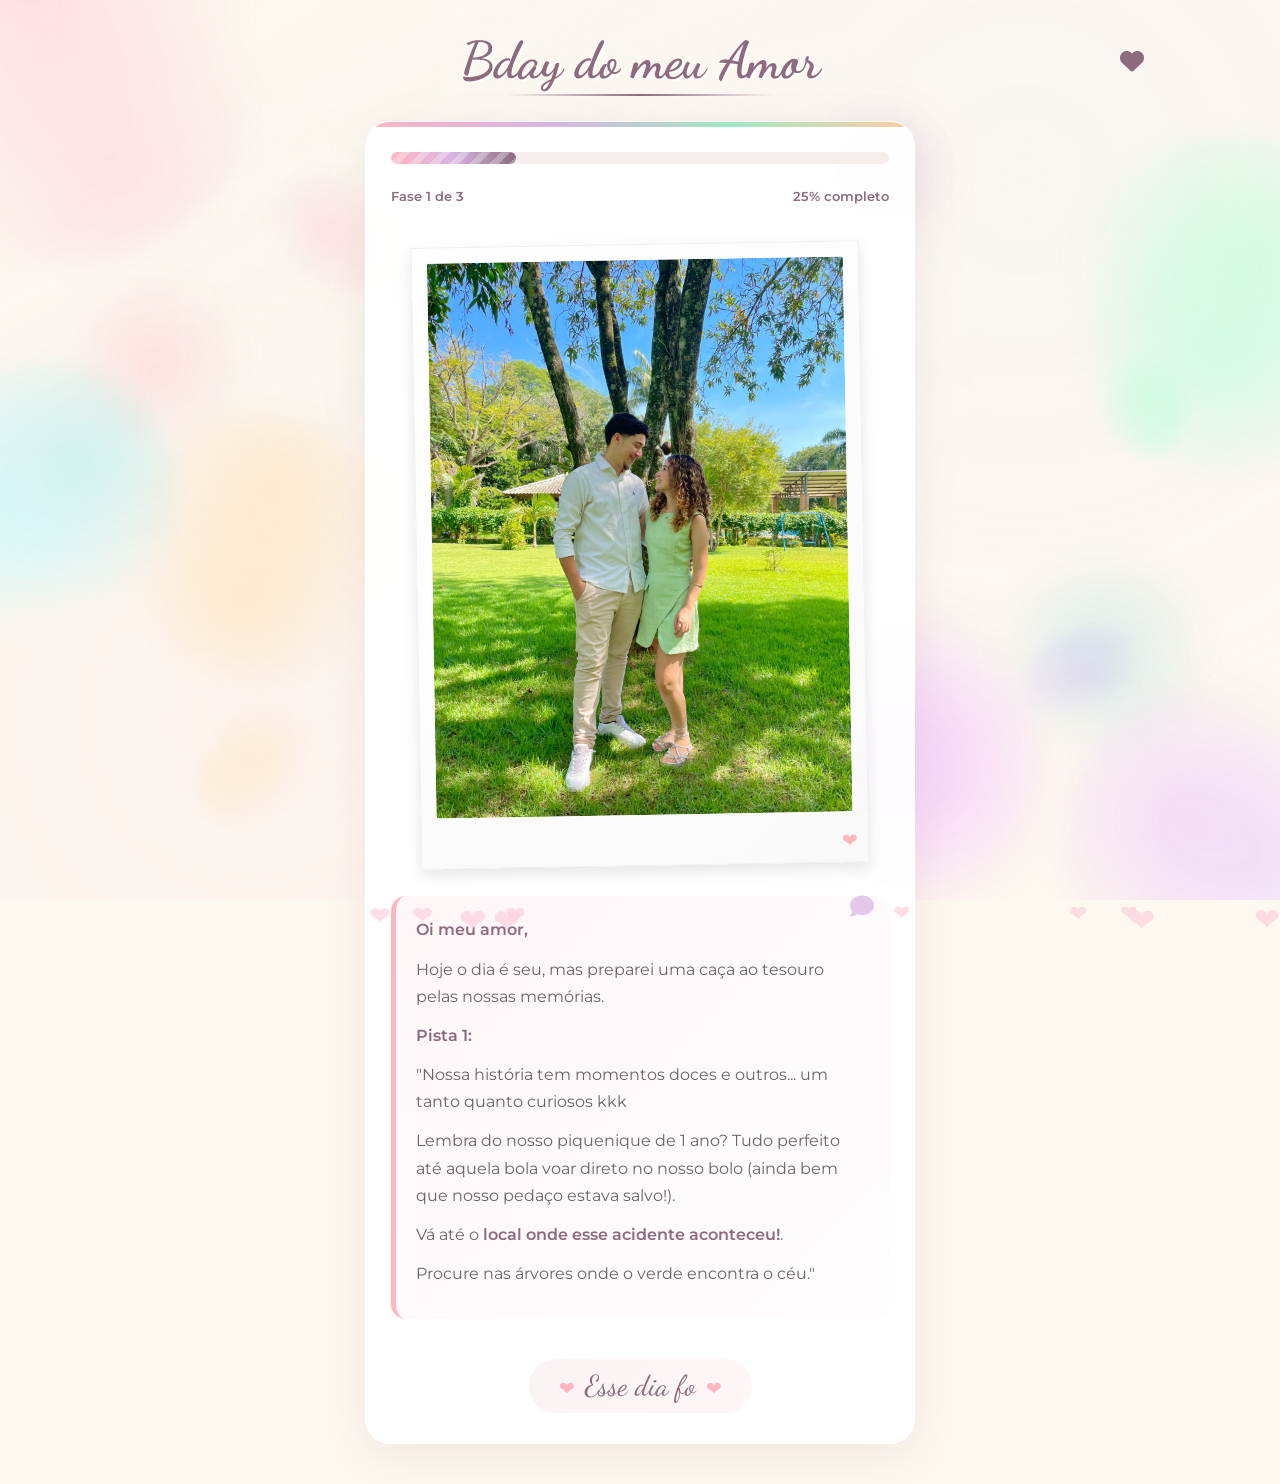
<file: index.html>
<!DOCTYPE html>
<html lang="pt-br">
<head>
    <meta charset="UTF-8">
    <meta name="viewport" content="width=device-width, initial-scale=1.0, maximum-scale=5.0">
    <title>Início da Jornada - Caça ao Tesouro do Amor</title>
    <link rel="stylesheet" href="https://cdnjs.cloudflare.com/ajax/libs/font-awesome/6.4.0/css/all.min.css">
    <link rel="stylesheet" href="style.css">
</head>
<body>
<div class="watercolor-background">
    <div class="watercolor-flower watercolor-flower-1"></div>
    <div class="watercolor-flower watercolor-flower-2"></div>
    <div class="watercolor-flower watercolor-flower-3"></div>
    <div class="watercolor-flower watercolor-flower-4"></div>
    <div class="watercolor-flower watercolor-flower-5"></div>
    <div class="watercolor-flower watercolor-flower-6"></div>
    
    <!-- Pétalas adicionais -->
    <div class="watercolor-petal petal-1"></div>
    <div class="watercolor-petal petal-2"></div>
    <div class="watercolor-petal petal-3"></div>
    <div class="watercolor-petal petal-4"></div>
    
    <!-- Manchas adicionais para mais cobertura -->
    <div class="watercolor-blot blot-1"></div>
    <div class="watercolor-blot blot-2"></div>
    <div class="watercolor-blot blot-3"></div>
</div>
    
    <header>
        <h1>Bday do meu Amor</h1>
        <div class="heart-icon">
            <i class="fas fa-heart"></i>
        </div>
    </header>
    
    <div class="container">
        <div class="progress-container">
            <div class="progress-bar" id="progressBar"></div>
        </div>
        <div class="progress-text">
            <span>Fase 1 de 3</span>
            <span>25% completo</span>
        </div>

        <div class="polaroid">
            <img src="img/foto1.jpeg" alt="Nós dois"> 
        </div>

        <div class="riddle">
            <p><strong>Oi meu amor,</strong></p>
            <p>Hoje o dia é seu, mas preparei uma caça ao tesouro pelas nossas memórias.</p>
            <p><strong>Pista 1:</strong></p>
            <p>"Nossa história tem momentos doces e outros... um tanto quanto curiosos kkk</p>
            <p>Lembra do nosso piquenique de 1 ano? Tudo perfeito até aquela bola voar direto no nosso bolo (ainda bem que nosso pedaço estava salvo!).</p>
            <p>Vá até o <strong>local onde esse acidente aconteceu!</strong>.</p>
            <p>Procure nas árvores onde o verde encontra o céu."</p>
        </div>

        <p class="love-note">Esse dia foi louco kkk, a minha vontade era bicudar aquela bola pra lua 😅!</p>
    <script src="script.js"></script>
</body>
</html>
</file>
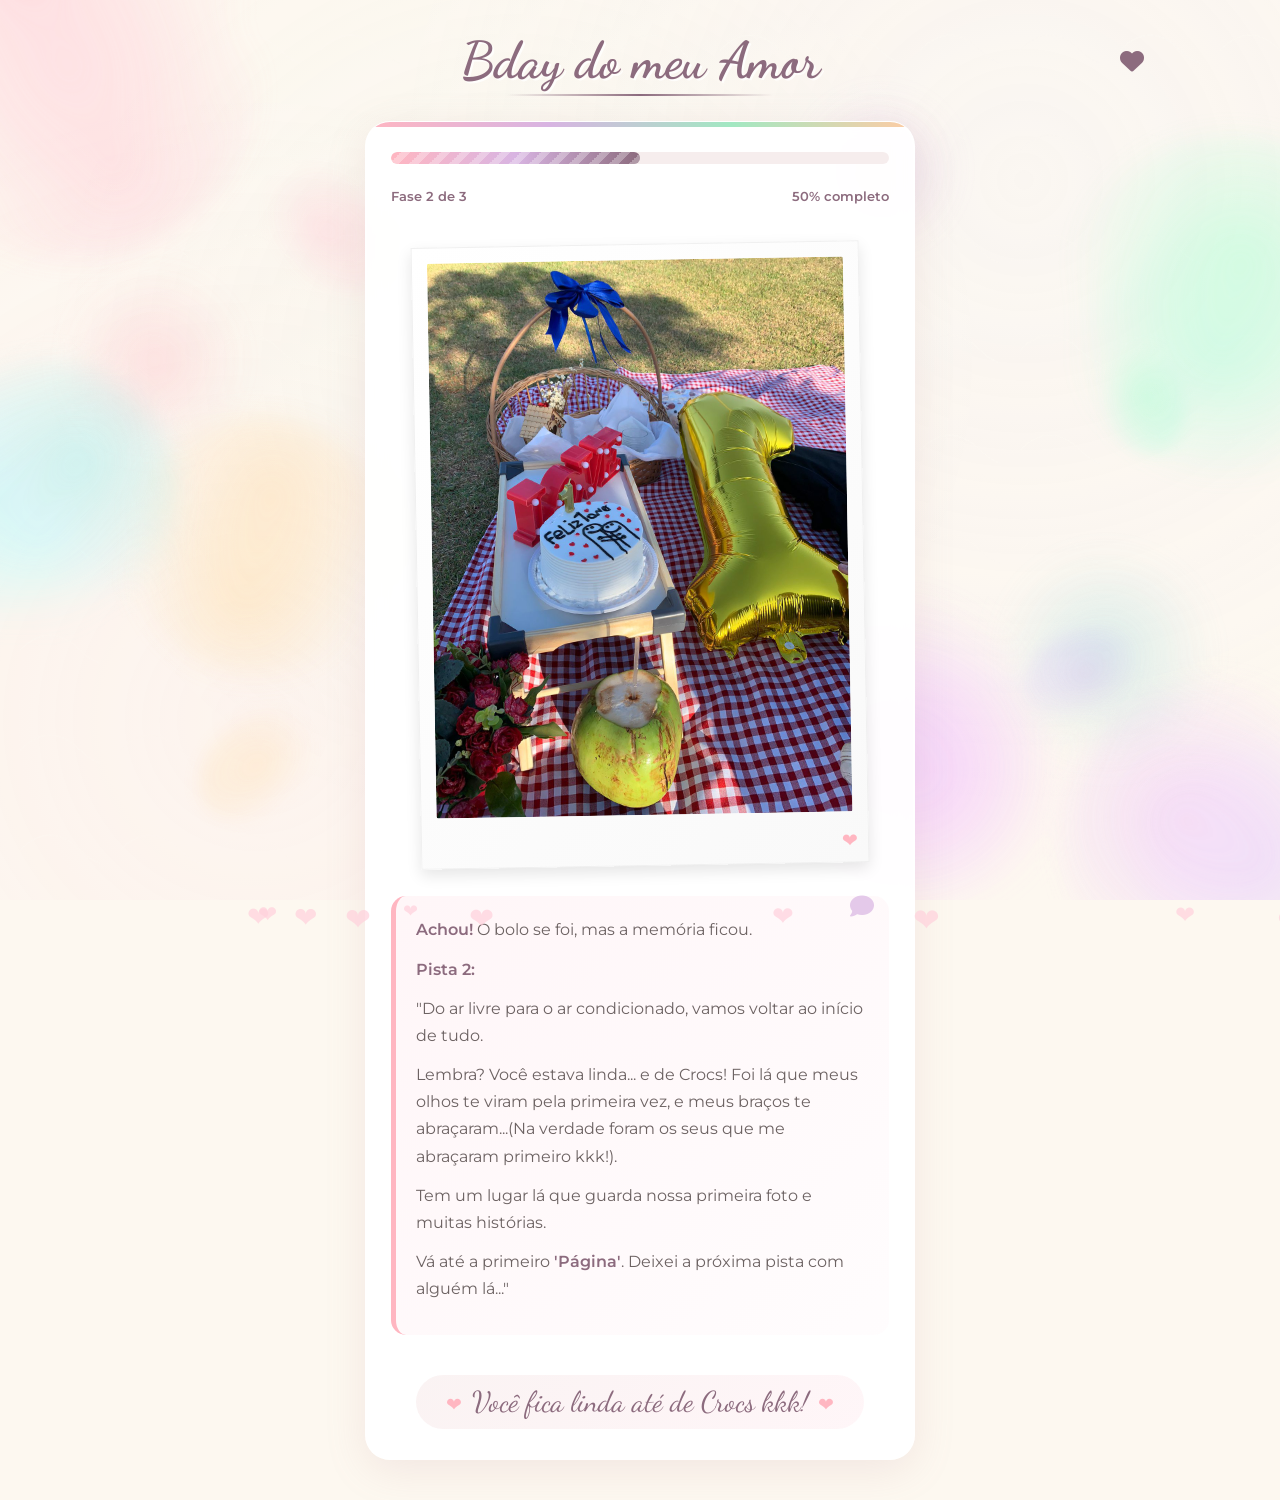
<file: fase2.html>
<!DOCTYPE html>
<html lang="pt-br">
<head>
    <meta charset="UTF-8">
    <meta name="viewport" content="width=device-width, initial-scale=1.0, maximum-scale=5.0">
    <title>Fase 2 - Caça ao Tesouro do Amor</title>
    <link rel="stylesheet" href="https://cdnjs.cloudflare.com/ajax/libs/font-awesome/6.4.0/css/all.min.css">
    <link rel="stylesheet" href="style.css">
</head>
<body>
<div class="watercolor-background">
    <div class="watercolor-flower watercolor-flower-1"></div>
    <div class="watercolor-flower watercolor-flower-2"></div>
    <div class="watercolor-flower watercolor-flower-3"></div>
    <div class="watercolor-flower watercolor-flower-4"></div>
    <div class="watercolor-flower watercolor-flower-5"></div>
    <div class="watercolor-flower watercolor-flower-6"></div>
    
    <!-- Pétalas adicionais -->
    <div class="watercolor-petal petal-1"></div>
    <div class="watercolor-petal petal-2"></div>
    <div class="watercolor-petal petal-3"></div>
    <div class="watercolor-petal petal-4"></div>
    
    <!-- Manchas adicionais para mais cobertura -->
    <div class="watercolor-blot blot-1"></div>
    <div class="watercolor-blot blot-2"></div>
    <div class="watercolor-blot blot-3"></div>
</div>
    
    <header>
        <h1>Bday do meu Amor</h1>
        <div class="heart-icon">
            <i class="fas fa-heart"></i>
        </div>
    </header>
    
    <div class="container">
        <div class="progress-container">
            <div class="progress-bar" id="progressBar"></div>
        </div>
        <div class="progress-text">
            <span>Fase 2 de 3</span>
            <span>50% completo</span>
        </div>

        <div class="polaroid">
            <img src="img/foto2.jpeg" alt="Gramadão">
        </div>

        <div class="riddle">
            <p><strong>Achou!</strong> O bolo se foi, mas a memória ficou.</p>
            <p><strong>Pista 2:</strong></p>
            <p>"Do ar livre para o ar condicionado, vamos voltar ao início de tudo.</p>
            <p>Lembra? Você estava linda... e de Crocs! Foi lá que meus olhos te viram pela primeira vez, e meus braços te abraçaram...(Na verdade foram os seus que me abraçaram primeiro kkk!).</p>
            <p>Tem um lugar lá que guarda nossa primeira foto e muitas histórias.</p>
            <p>Vá até a primeiro <strong>'Página'</strong>. Deixei a próxima pista com alguém lá..."</p>
        </div>

        <p class="love-note">Você fica linda até de Crocs kkk!</p>
      
    <script src="script.js"></script>
</body>
</html>
</file>
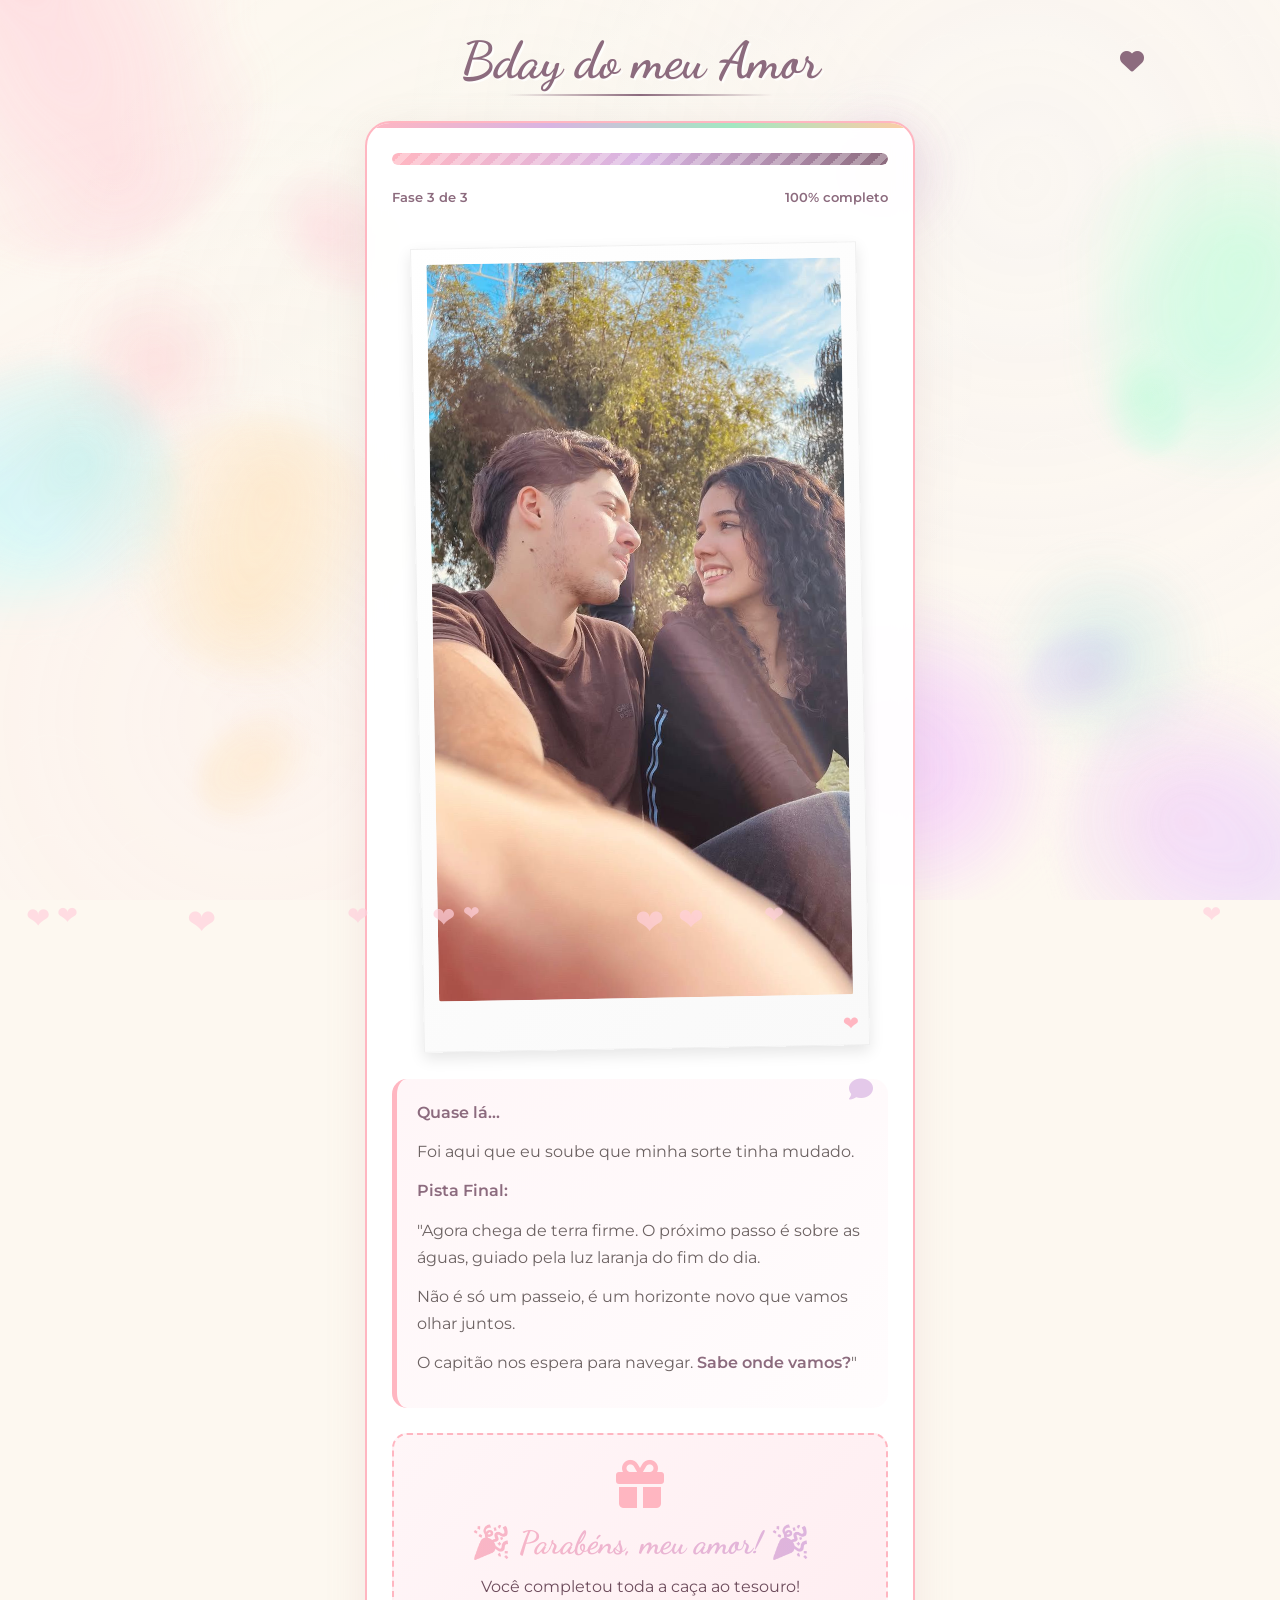
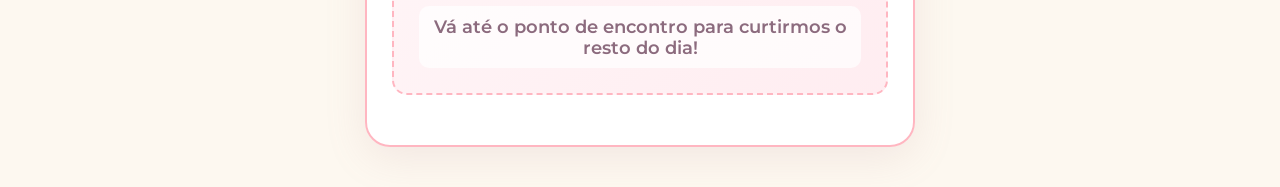
<file: fase3.html>
<!DOCTYPE html>
<html lang="pt-br">
<head>
    <meta charset="UTF-8">
    <meta name="viewport" content="width=device-width, initial-scale=1.0, maximum-scale=5.0">
    <title>Fase Final - Caça ao Tesouro do Amor</title>
    <link rel="stylesheet" href="https://cdnjs.cloudflare.com/ajax/libs/font-awesome/6.4.0/css/all.min.css">
    <link rel="stylesheet" href="style.css">
</head>
<body>
<div class="watercolor-background">
    <div class="watercolor-flower watercolor-flower-1"></div>
    <div class="watercolor-flower watercolor-flower-2"></div>
    <div class="watercolor-flower watercolor-flower-3"></div>
    <div class="watercolor-flower watercolor-flower-4"></div>
    <div class="watercolor-flower watercolor-flower-5"></div>
    <div class="watercolor-flower watercolor-flower-6"></div>
    
    <!-- Pétalas adicionais -->
    <div class="watercolor-petal petal-1"></div>
    <div class="watercolor-petal petal-2"></div>
    <div class="watercolor-petal petal-3"></div>
    <div class="watercolor-petal petal-4"></div>
    
    <!-- Manchas adicionais para mais cobertura -->
    <div class="watercolor-blot blot-1"></div>
    <div class="watercolor-blot blot-2"></div>
    <div class="watercolor-blot blot-3"></div>
</div>
    
    <header>
        <h1>Bday do meu Amor</h1>
        <div class="heart-icon">
            <i class="fas fa-heart"></i>
        </div>
    </header>
    
    <div class="container final-container">
        <div class="progress-container">
            <div class="progress-bar" id="progressBar"></div>
        </div>
        <div class="progress-text">
            <span>Fase 3 de 3</span>
            <span>100% completo</span>
        </div>

        <div class="polaroid">
            <img src="img/foto3.jpeg" alt="Livraria">
        </div>

        <div class="riddle">
            <p><strong>Quase lá...</strong></p>
            <p>Foi aqui que eu soube que minha sorte tinha mudado.</p>
            <p><strong>Pista Final:</strong></p>
            <p>"Agora chega de terra firme. O próximo passo é sobre as águas, guiado pela luz laranja do fim do dia.</p>
            <p>Não é só um passeio, é um horizonte novo que vamos olhar juntos.</p>
            <p>O capitão nos espera para navegar. <strong>Sabe onde vamos?</strong>"</p>
        </div>

        <div class="surprise-message">
            <i class="fas fa-gift surprise-icon"></i>
            <h2>🎉 Parabéns, meu amor! 🎉</h2>
            <p>Você completou toda a caça ao tesouro!</p>
            <p class="final-instructions">Vá até o ponto de encontro para curtirmos o resto do dia!</p>
        </div>
    
    <script src="script.js"></script>
</body>
</html>
</file>
<file: style.css>
/* style.css otimizado com fundo creme e flores coloridas - VERSÃO MAIS VISÍVEL */
@import url('https://fonts.googleapis.com/css2?family=Dancing+Script:wght@600;700&family=Montserrat:wght@400;500;600&display=swap');

:root {
    --bg-color: #FDF8F0; /* Creme mais quente e acolhedor */
    --header-color: #8C6B7E; /* Mais escuro e neutro - ANTES ERA #B5838D */
    --text-color: #6D4C5C;
    --accent-color: #E8C3C3;
    --card-bg: rgba(255, 255, 255, 0.95);
    --shadow-color: rgba(181, 131, 141, 0.15);
    --transition: all 0.3s ease;
    
    /* Cores pastéis para as flores - VERSÃO MAIS FORTE */
    --pastel-pink: #FFB6C1;
    --pastel-lavender: #D8B4E2;
    --pastel-mint: #A2E8C2;
    --pastel-peach: #FFCBA4;
    --pastel-blue: #9AD9D9;
    --pastel-lilac: #D4A5E3;
}

* {
    box-sizing: border-box;
    margin: 0;
    padding: 0;
}

body {
    background-color: var(--bg-color);
    font-family: 'Montserrat', sans-serif;
    color: var(--text-color);
    margin: 0;
    padding: 20px 10px;
    display: flex;
    flex-direction: column;
    align-items: center;
    min-height: 100vh;
    overflow-x: hidden;
    position: relative;
}

/* Fundo com textura de papel creme sutil */
body::before {
    content: "";
    position: fixed;
    top: 0;
    left: 0;
    width: 100%;
    height: 100%;
    background-image: 
        radial-gradient(circle at 20% 80%, rgba(255, 209, 220, 0.15) 0%, transparent 50%),
        radial-gradient(circle at 80% 20%, rgba(230, 230, 250, 0.15) 0%, transparent 50%),
        radial-gradient(circle at 40% 40%, rgba(200, 247, 220, 0.1) 0%, transparent 50%),
        url('data:image/svg+xml;utf8,<svg width="100" height="100" viewBox="0 0 100 100" xmlns="http://www.w3.org/2000/svg"><path d="M0,0 L100,0 L100,100 L0,100 Z" fill="white" fill-opacity="0.05"/><path d="M20,50 Q50,20 80,50 T140,50" stroke="white" stroke-width="0.5" fill="none" opacity="0.1"/></svg>');
    background-size: cover, cover, cover, 100px;
    opacity: 0.8;
    z-index: -2;
    pointer-events: none;
}

/* Contêiner para flores em pinceladas */
.watercolor-background {
    position: fixed;
    top: 0;
    left: 0;
    width: 100%;
    height: 100%;
    pointer-events: none;
    z-index: -1;
    overflow: hidden;
    opacity: 0.85; /* AUMENTADO para mais visibilidade */
}

/* Flores em estilo de pinceladas - Criadas com CSS/ SVG */
.watercolor-flower {
    position: absolute;
    border-radius: 50%;
    filter: blur(12px) brightness(1.1); /* Aumentado blur e brilho */
    opacity: 0.65; /* AUMENTADO de 0.4 para 0.65 */
    mix-blend-mode: multiply;
}

/* Flor 1 - Rosa pastel - MAIS FORTE */
.watercolor-flower-1 {
    width: 380px;
    height: 380px;
    background: 
        radial-gradient(circle at 30% 30%, var(--pastel-pink) 0%, transparent 60%),
        radial-gradient(circle at 70% 70%, rgba(255, 182, 193, 0.8) 0%, transparent 50%),
        radial-gradient(circle at 50% 50%, rgba(255, 200, 210, 0.6) 0%, transparent 40%);
    top: -120px;
    left: -120px;
    transform: rotate(20deg);
}

/* Flor 2 - Lavanda pastel - MAIS FORTE */
.watercolor-flower-2 {
    width: 320px;
    height: 320px;
    background: 
        radial-gradient(circle at 40% 40%, var(--pastel-lavender) 0%, transparent 60%),
        radial-gradient(circle at 60% 60%, rgba(200, 180, 255, 0.8) 0%, transparent 50%),
        radial-gradient(circle at 50% 50%, rgba(220, 200, 255, 0.6) 0%, transparent 40%);
    bottom: -100px;
    right: -100px;
    transform: rotate(-15deg);
}

/* Flor 3 - Azul pastel - MAIS FORTE */
.watercolor-flower-3 {
    width: 280px;
    height: 280px;
    background: 
        radial-gradient(circle at 50% 30%, var(--pastel-blue) 0%, transparent 60%),
        radial-gradient(circle at 30% 70%, rgba(150, 230, 255, 0.8) 0%, transparent 50%),
        radial-gradient(circle at 60% 60%, rgba(180, 240, 255, 0.6) 0%, transparent 40%);
    top: 40%;
    left: -100px;
    transform: rotate(45deg);
}

/* Flor 4 - Verde menta pastel - MAIS FORTE */
.watercolor-flower-4 {
    width: 340px;
    height: 340px;
    background: 
        radial-gradient(circle at 60% 40%, var(--pastel-mint) 0%, transparent 60%),
        radial-gradient(circle at 40% 60%, rgba(150, 255, 200, 0.8) 0%, transparent 50%),
        radial-gradient(circle at 50% 50%, rgba(180, 255, 220, 0.6) 0%, transparent 40%);
    top: 15%;
    right: -120px;
    transform: rotate(-30deg);
}

/* Flor 5 - Pêssego pastel - MAIS FORTE */
.watercolor-flower-5 {
    width: 260px;
    height: 260px;
    background: 
        radial-gradient(circle at 35% 35%, var(--pastel-peach) 0%, transparent 60%),
        radial-gradient(circle at 65% 65%, rgba(255, 200, 150, 0.8) 0%, transparent 50%),
        radial-gradient(circle at 50% 50%, rgba(255, 220, 180, 0.6) 0%, transparent 40%);
    bottom: 25%;
    left: 10%;
    transform: rotate(60deg);
}

/* Flor 6 - Lilás pastel - MAIS FORTE */
.watercolor-flower-6 {
    width: 360px;
    height: 360px;
    background: 
        radial-gradient(circle at 45% 45%, var(--pastel-lilac) 0%, transparent 60%),
        radial-gradient(circle at 55% 55%, rgba(230, 180, 255, 0.8) 0%, transparent 50%),
        radial-gradient(circle at 50% 50%, rgba(240, 200, 255, 0.6) 0%, transparent 40%);
    top: 65%;
    right: 15%;
    transform: rotate(-10deg);
}

/* Pétalas adicionais para efeito mais floral - MAIS FORTES */
.watercolor-petal {
    position: absolute;
    border-radius: 50%;
    filter: blur(8px) brightness(1.1);
    opacity: 0.5; /* AUMENTADO de 0.3 para 0.5 */
    mix-blend-mode: multiply;
}

.petal-1 {
    width: 140px;
    height: 100px;
    background: 
        radial-gradient(ellipse at center, var(--pastel-pink) 0%, transparent 70%),
        linear-gradient(45deg, transparent 30%, rgba(255, 182, 193, 0.7) 100%);
    top: 20%;
    left: 20%;
    transform: rotate(45deg);
}

.petal-2 {
    width: 120px;
    height: 90px;
    background: 
        radial-gradient(ellipse at center, var(--pastel-lavender) 0%, transparent 70%),
        linear-gradient(-20deg, transparent 30%, rgba(200, 180, 255, 0.7) 100%);
    top: 70%;
    left: 80%;
    transform: rotate(-20deg);
}

.petal-3 {
    width: 110px;
    height: 80px;
    background: 
        radial-gradient(ellipse at center, var(--pastel-mint) 0%, transparent 70%),
        linear-gradient(70deg, transparent 30%, rgba(150, 255, 200, 0.7) 100%);
    top: 40%;
    left: 85%;
    transform: rotate(70deg);
}

.petal-4 {
    width: 130px;
    height: 90px;
    background: 
        radial-gradient(ellipse at center, var(--pastel-peach) 0%, transparent 70%),
        linear-gradient(-40deg, transparent 30%, rgba(255, 200, 150, 0.7) 100%);
    top: 80%;
    left: 15%;
    transform: rotate(-40deg);
}

/* Manchas de tinta adicionais para mais cobertura */
.watercolor-blot {
    position: absolute;
    border-radius: 50%;
    filter: blur(15px);
    opacity: 0.4;
    mix-blend-mode: multiply;
}

.blot-1 {
    width: 180px;
    height: 180px;
    background: radial-gradient(circle at center, var(--pastel-pink) 0%, transparent 70%);
    top: 30%;
    left: 5%;
    transform: rotate(10deg);
}

.blot-2 {
    width: 220px;
    height: 220px;
    background: radial-gradient(circle at center, var(--pastel-blue) 0%, transparent 70%);
    bottom: 15%;
    right: 5%;
    transform: rotate(-25deg);
}

.blot-3 {
    width: 160px;
    height: 160px;
    background: radial-gradient(circle at center, var(--pastel-lavender) 0%, transparent 70%);
    top: 10%;
    right: 25%;
    transform: rotate(15deg);
}

/* Cabeçalho com animação */
header {
    margin-bottom: 20px;
    text-align: center;
    width: 100%;
    position: relative;
    padding: 10px 0;
}

.heart-icon {
    color: var(--header-color);
    font-size: 1.5rem;
    position: absolute;
    top: 50%;
    right: 10%;
    transform: translateY(-50%);
    animation: heartbeat 1.5s infinite;
    z-index: 2;
}

@keyframes heartbeat {
    0%, 100% { transform: translateY(-50%) scale(1); }
    50% { transform: translateY(-50%) scale(1.1); }
}

h1 {
    font-family: 'Dancing Script', cursive;
    font-size: clamp(2.5rem, 8vw, 3.2rem);
    color: var(--header-color); 
    margin: 0;
    text-shadow: 2px 2px 0px rgba(255,255,255,0.8);
    line-height: 1.2;
    position: relative;
    display: inline-block;
    padding: 0 10px;
}

h1::after {
    content: "";
    position: absolute;
    bottom: -5px;
    left: 15%;
    width: 70%;
    height: 2px;
    background: linear-gradient(90deg, transparent, var(--header-color), transparent);
}

/* O Cartão Principal */
.container {
    background: var(--card-bg);
    padding: clamp(20px, 5vw, 30px) clamp(15px, 4vw, 25px);
    border-radius: 25px;
    box-shadow: 
        0 10px 40px var(--shadow-color),
        0 0 0 1px rgba(255, 255, 255, 0.8) inset;
    width: 100%;
    max-width: 500px;
    text-align: center;
    border: 1px solid rgba(255, 255, 255, 0.9);
    position: relative;
    overflow: hidden;
    transition: var(--transition);
    margin-bottom: 20px;
    backdrop-filter: blur(10px);
}

.container:hover {
    transform: translateY(-5px);
    box-shadow: 
        0 15px 50px rgba(181, 131, 141, 0.25),
        0 0 0 1px rgba(255, 255, 255, 0.9) inset;
}

.container::before {
    content: "";
    position: absolute;
    top: 0;
    left: 0;
    width: 100%;
    height: 5px;
    background: linear-gradient(90deg, var(--pastel-pink), var(--pastel-lavender), var(--pastel-mint), var(--pastel-peach));
}

/* Estilo especial para a fase final */
.final-container {
    border: 2px solid var(--pastel-pink);
}

/* Barra de Progresso melhorada */
.progress-container {
    width: 100%;
    background-color: rgba(242, 230, 230, 0.7);
    border-radius: 15px;
    margin-bottom: 25px;
    height: 12px;
    overflow: hidden;
    position: relative;
}

.progress-bar {
    height: 100%;
    background: linear-gradient(90deg, var(--pastel-pink), var(--pastel-lavender), var(--header-color));
    border-radius: 15px;
    transition: width 1s ease-in-out;
    position: relative;
    overflow: hidden;
}

.progress-bar::after {
    content: "";
    position: absolute;
    top: 0;
    left: 0;
    bottom: 0;
    right: 0;
    background-image: linear-gradient(
        -45deg, 
        rgba(255,255,255,0.3) 25%, 
        transparent 25%, 
        transparent 50%, 
        rgba(255,255,255,0.3) 50%, 
        rgba(255,255,255,0.3) 75%, 
        transparent 75%, 
        transparent
    );
    background-size: 20px 20px;
    animation: progress-shimmer 2s linear infinite;
}

@keyframes progress-shimmer {
    0% { background-position: 0 0; }
    100% { background-position: 20px 0; }
}

.progress-text {
    font-size: 0.8rem;
    color: var(--header-color);
    margin-top: 5px;
    font-weight: 600;
    display: flex;
    justify-content: space-between;
}

/* Polaroid melhorada */
.polaroid {
    background: white;
    margin-top: 40px;
    padding: 15px 15px 50px 15px;
    box-shadow: 0 6px 15px rgba(0,0,0,0.1);
    transform: rotate(-1deg);
    margin-bottom: 30px;
    border: 1px solid #f0f0f0;
    transition: var(--transition);
    position: relative;
    max-width: 90%;
    margin-left: auto;
    margin-right: auto;
    background: linear-gradient(135deg, white 0%, #f9f9f9 100%);
}

.polaroid:hover {
    transform: rotate(0deg) scale(1.02);
    box-shadow: 
        0 10px 25px rgba(0,0,0,0.15),
        0 0 20px rgba(255, 209, 220, 0.3);
}

.polaroid::after {
    content: "❤";
    position: absolute;
    bottom: 10px;
    right: 10px;
    color: var(--pastel-pink);
    font-size: 1.2rem;
}

.polaroid img {
    width: 100%;
    height: auto;
    display: block;
    border-radius: 2px;
    transition: var(--transition);
}

.polaroid:hover img {
    filter: brightness(1.05) saturate(1.1);
}

/* Texto da Charada */
.riddle {
    font-size: 1rem;
    line-height: 1.7;
    text-align: left;
    margin-bottom: 25px;
    background: linear-gradient(135deg, rgba(255, 245, 247, 0.9), rgba(255, 252, 253, 0.9));
    padding: 20px;
    border-radius: 15px;
    border-left: 5px solid var(--pastel-pink);
    color: #6D6363;
    position: relative;
    transition: var(--transition);
    backdrop-filter: blur(5px);
}

.riddle:hover {
    box-shadow: 0 5px 15px rgba(232, 195, 195, 0.2);
    transform: translateY(-2px);
}

.riddle::before {
    content: "\f075";
    font-family: "Font Awesome 6 Free";
    font-weight: 900;
    position: absolute;
    top: -10px;
    right: 15px;
    color: var(--pastel-lavender);
    font-size: 1.5rem;
    opacity: 0.7;
}

.riddle strong {
    color: var(--header-color);
    font-weight: 600;
}

.riddle p {
    margin-bottom: 12px;
}

/* Nota final romântica */
.love-note {
    font-family: 'Dancing Script', cursive;
    font-size: clamp(1.5rem, 5vw, 1.8rem);
    color: var(--header-color);
    margin-top: 15px;
    margin-bottom: 0;
    position: relative;
    padding: 10px 20px;
    background: linear-gradient(135deg, rgba(232, 195, 195, 0.2), rgba(255, 209, 220, 0.2));
    border-radius: 50px;
    display: inline-block;
    backdrop-filter: blur(5px);
}

.love-note::before, .love-note::after {
    content: "❤";
    margin: 0 10px;
    font-size: 1.2rem;
    color: var(--pastel-pink);
}

/* Botões de navegação */
.navigation-buttons {
    display: flex;
    justify-content: space-between;
    margin-top: 25px;
    width: 100%;
    gap: 15px;
}

.nav-btn {
    display: inline-flex;
    align-items: center;
    justify-content: center;
    padding: 12px 25px;
    background: linear-gradient(135deg, var(--pastel-pink), var(--header-color));
    color: white;
    border: none;
    border-radius: 50px;
    font-family: 'Montserrat', sans-serif;
    font-weight: 600;
    font-size: 0.9rem;
    cursor: pointer;
    transition: var(--transition);
    box-shadow: 0 5px 15px rgba(181, 131, 141, 0.3);
    text-decoration: none;
    flex: 1;
    text-align: center;
    position: relative;
    overflow: hidden;
}

.nav-btn:hover {
    transform: translateY(-3px);
    box-shadow: 0 8px 20px rgba(181, 131, 141, 0.4);
    color: white;
}

.nav-btn:active {
    transform: translateY(-1px);
}

.nav-btn::after {
    content: "";
    position: absolute;
    top: 0;
    left: -100%;
    width: 100%;
    height: 100%;
    background: linear-gradient(90deg, transparent, rgba(255, 255, 255, 0.3), transparent);
    transition: left 0.7s ease;
}

.nav-btn:hover::after {
    left: 100%;
}

.prev-btn {
    background: linear-gradient(135deg, var(--pastel-lavender), var(--accent-color));
}

.next-btn {
    background: linear-gradient(135deg, var(--header-color), #C97381);
}

.disabled {
    opacity: 0.6;
    cursor: not-allowed;
    pointer-events: none;
}

/* Botão único (para a primeira página) */
.next-btn:not(.nav-btn) {
    display: inline-block;
    margin-top: 25px;
    padding: 12px 30px;
    background: linear-gradient(135deg, var(--pastel-pink), var(--header-color));
    color: white;
    border: none;
    border-radius: 50px;
    font-family: 'Montserrat', sans-serif;
    font-weight: 600;
    font-size: 1rem;
    cursor: pointer;
    transition: var(--transition);
    box-shadow: 0 5px 15px rgba(181, 131, 141, 0.3);
    text-decoration: none;
    position: relative;
    overflow: hidden;
}

/* Mensagem de surpresa final */
.surprise-message {
    background: linear-gradient(135deg, rgba(255, 245, 247, 0.9), rgba(255, 235, 239, 0.9));
    padding: 25px;
    border-radius: 15px;
    margin: 20px 0;
    border: 2px dashed var(--pastel-pink);
    text-align: center;
    animation: pulse 2s infinite;
    backdrop-filter: blur(5px);
}

@keyframes pulse {
    0%, 100% { transform: scale(1); }
    50% { transform: scale(1.02); }
}

.surprise-message h2 {
    color: var(--header-color);
    font-family: 'Dancing Script', cursive;
    font-size: 2rem;
    margin-bottom: 15px;
    background: linear-gradient(90deg, var(--pastel-pink), var(--pastel-lavender));
    -webkit-background-clip: text;
    -webkit-text-fill-color: transparent;
    background-clip: text;
}

.surprise-icon {
    font-size: 3rem;
    color: var(--pastel-pink);
    margin-bottom: 15px;
    animation: bounce 2s infinite;
}

@keyframes bounce {
    0%, 100% { transform: translateY(0); }
    50% { transform: translateY(-10px); }
}

.final-instructions {
    font-weight: 600;
    color: var(--header-color);
    font-size: 1.1rem;
    margin-top: 10px;
    padding: 10px;
    background: rgba(255, 255, 255, 0.7);
    border-radius: 10px;
}

/* Rodapé */
footer {
    margin-top: 20px;
    font-size: 0.8rem;
    color: #A89292;
    text-align: center;
    padding: 10px;
    width: 100%;
    max-width: 500px;
    background: rgba(255, 255, 255, 0.7);
    border-radius: 10px;
    backdrop-filter: blur(5px);
}

/* Animações para entrada da página */
@keyframes fadeInUp {
    from {
        opacity: 0;
        transform: translateY(20px);
    }
    to {
        opacity: 1;
        transform: translateY(0);
    }
}

.container, header {
    animation: fadeInUp 0.8s ease-out;
}

/* Animação sutil para as flores de fundo */
@keyframes float {
    0%, 100% { transform: translateY(0) rotate(20deg); }
    50% { transform: translateY(-10px) rotate(25deg); }
}

@keyframes float2 {
    0%, 100% { transform: translateY(0) rotate(-15deg); }
    50% { transform: translateY(10px) rotate(-10deg); }
}

@keyframes float3 {
    0%, 100% { transform: translateY(0) rotate(45deg); }
    50% { transform: translateY(-5px) rotate(50deg); }
}

.watercolor-flower-1 {
    animation: float 20s ease-in-out infinite;
}

.watercolor-flower-2 {
    animation: float2 25s ease-in-out infinite;
}

.watercolor-flower-3 {
    animation: float3 30s ease-in-out infinite;
}

.watercolor-flower-4 {
    animation: float 22s ease-in-out infinite reverse;
}

.watercolor-flower-5 {
    animation: float2 28s ease-in-out infinite;
}

.watercolor-flower-6 {
    animation: float3 32s ease-in-out infinite reverse;
}

/* Animações para pétalas */
@keyframes petalFloat {
    0%, 100% { transform: translateY(0) rotate(45deg); }
    50% { transform: translateY(-5px) rotate(50deg); }
}

.petal-1 {
    animation: petalFloat 15s ease-in-out infinite;
}

.petal-2 {
    animation: petalFloat 18s ease-in-out infinite reverse;
}

.petal-3 {
    animation: petalFloat 20s ease-in-out infinite;
}

.petal-4 {
    animation: petalFloat 17s ease-in-out infinite reverse;
}

/* Animações para manchas */
@keyframes blotFloat {
    0%, 100% { transform: translateY(0) rotate(10deg); }
    50% { transform: translateY(-3px) rotate(15deg); }
}

.blot-1 {
    animation: blotFloat 25s ease-in-out infinite;
}

.blot-2 {
    animation: blotFloat 30s ease-in-out infinite reverse;
}

.blot-3 {
    animation: blotFloat 22s ease-in-out infinite;
}

/* Media Queries otimizadas */
@media (max-width: 768px) {
    .watercolor-flower {
        opacity: 0.7; /* Mais forte em mobile */
    }
    
    .watercolor-flower-1,
    .watercolor-flower-2,
    .watercolor-flower-3,
    .watercolor-flower-4,
    .watercolor-flower-5,
    .watercolor-flower-6 {
        width: 250px;
        height: 250px;
    }
    
    .watercolor-flower-1 {
        top: -80px;
        left: -80px;
    }
    
    .watercolor-flower-2 {
        bottom: -70px;
        right: -70px;
    }
    
    .watercolor-flower-3 {
        left: -70px;
    }
    
    .watercolor-flower-4 {
        right: -70px;
    }
    
    .container {
        padding: 18px 12px;
        border-radius: 20px;
    }
    
    .riddle {
        font-size: 0.95rem;
        padding: 16px;
        line-height: 1.6;
    }
    
    .polaroid {
        padding: 12px 12px 35px 12px;
    }
    
    .navigation-buttons {
        flex-direction: column;
        gap: 10px;
    }
    
    .nav-btn {
        width: 100%;
    }
    
    .surprise-message h2 {
        font-size: 1.6rem;
    }
    
    .blot-1,
    .blot-2,
    .blot-3 {
        display: none; /* Esconder manchas em mobile */
    }
}

@media (max-width: 480px) {
    .watercolor-background {
        opacity: 0.9; /* Ainda mais forte em telas pequenas */
    }
    
    .watercolor-flower-1,
    .watercolor-flower-2,
    .watercolor-flower-3,
    .watercolor-flower-4,
    .watercolor-flower-5,
    .watercolor-flower-6 {
        width: 180px;
        height: 180px;
    }
    
    h1 {
        font-size: 2.2rem;
    }
    
    .love-note {
        font-size: 1.4rem;
    }
}

@media (min-width: 1200px) {
    .container {
        max-width: 550px;
    }
}

/* Ajuste para impressão */
@media print {
    .container {
        box-shadow: none;
        border: 1px solid #ddd;
    }
    
    .nav-btn, .heart-icon, .watercolor-background {
        display: none;
    }
    
    body::before {
        opacity: 0.1;
    }
}
</file>
